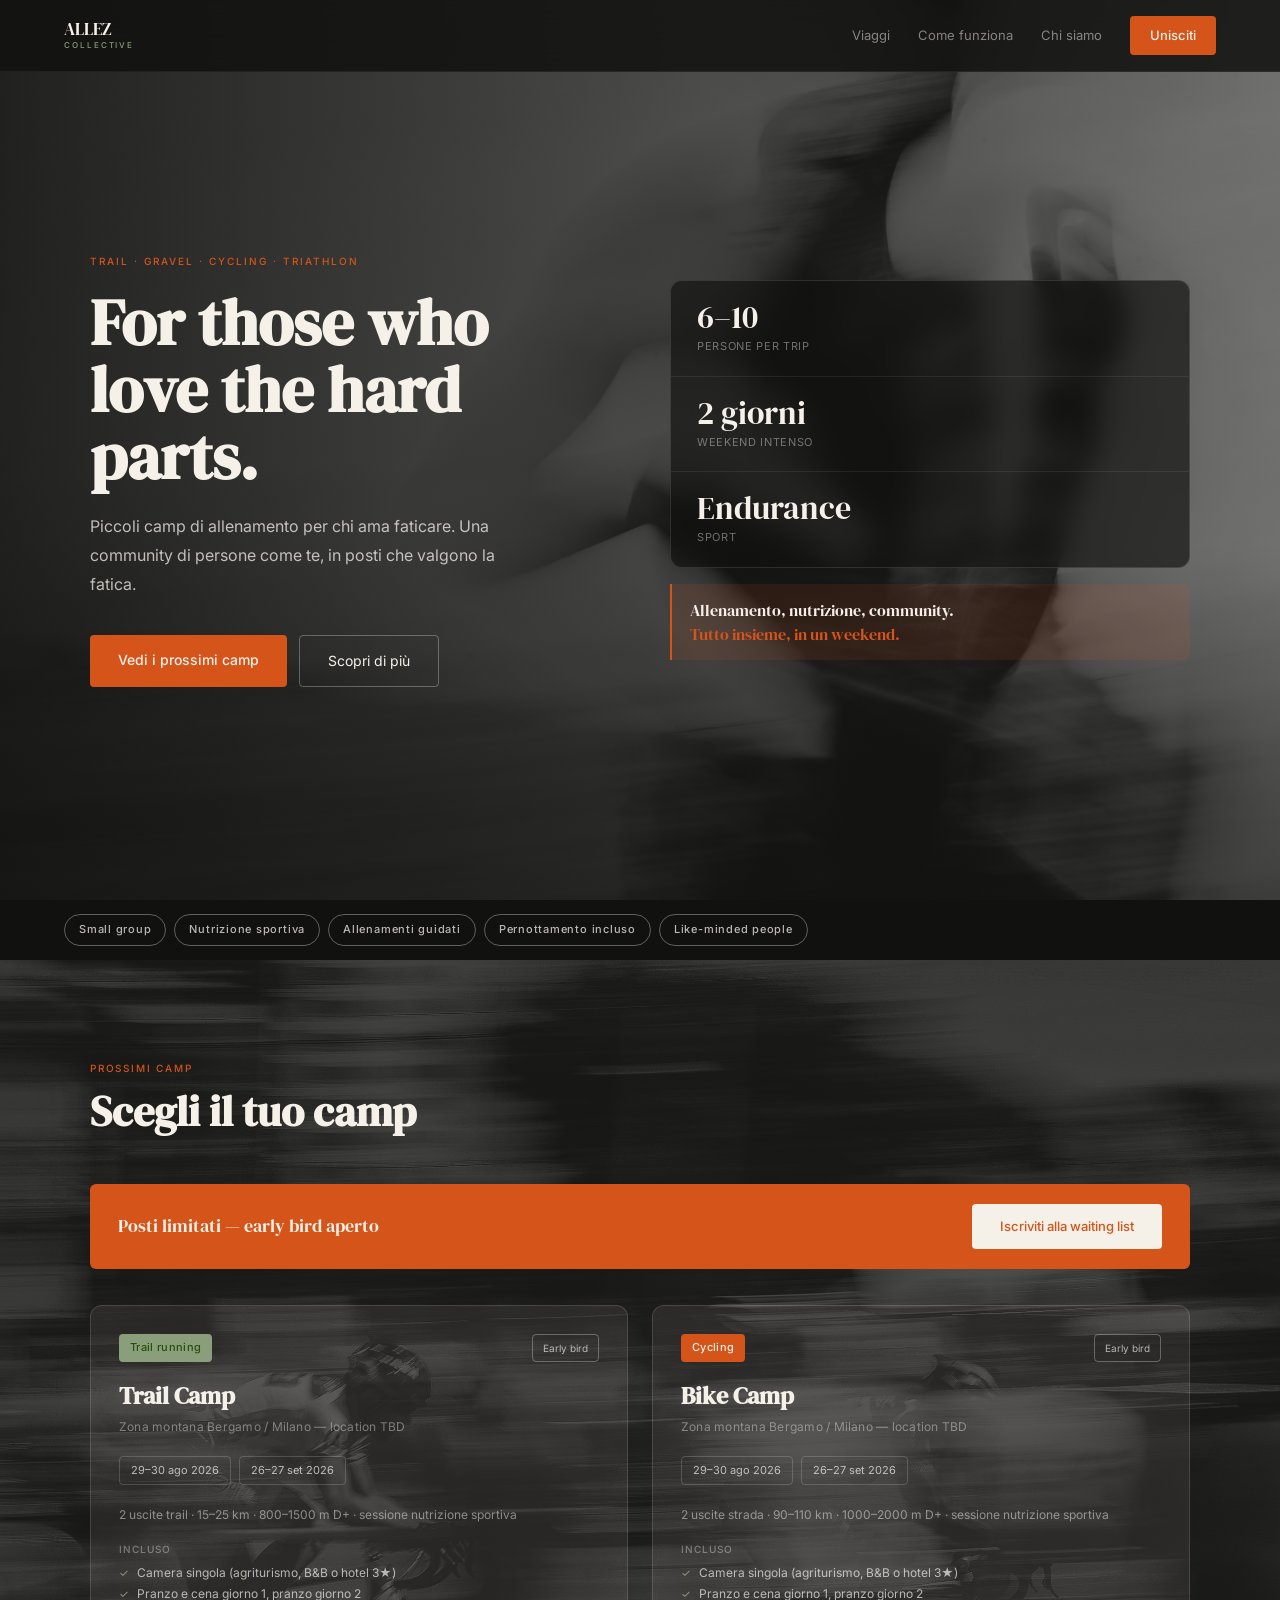
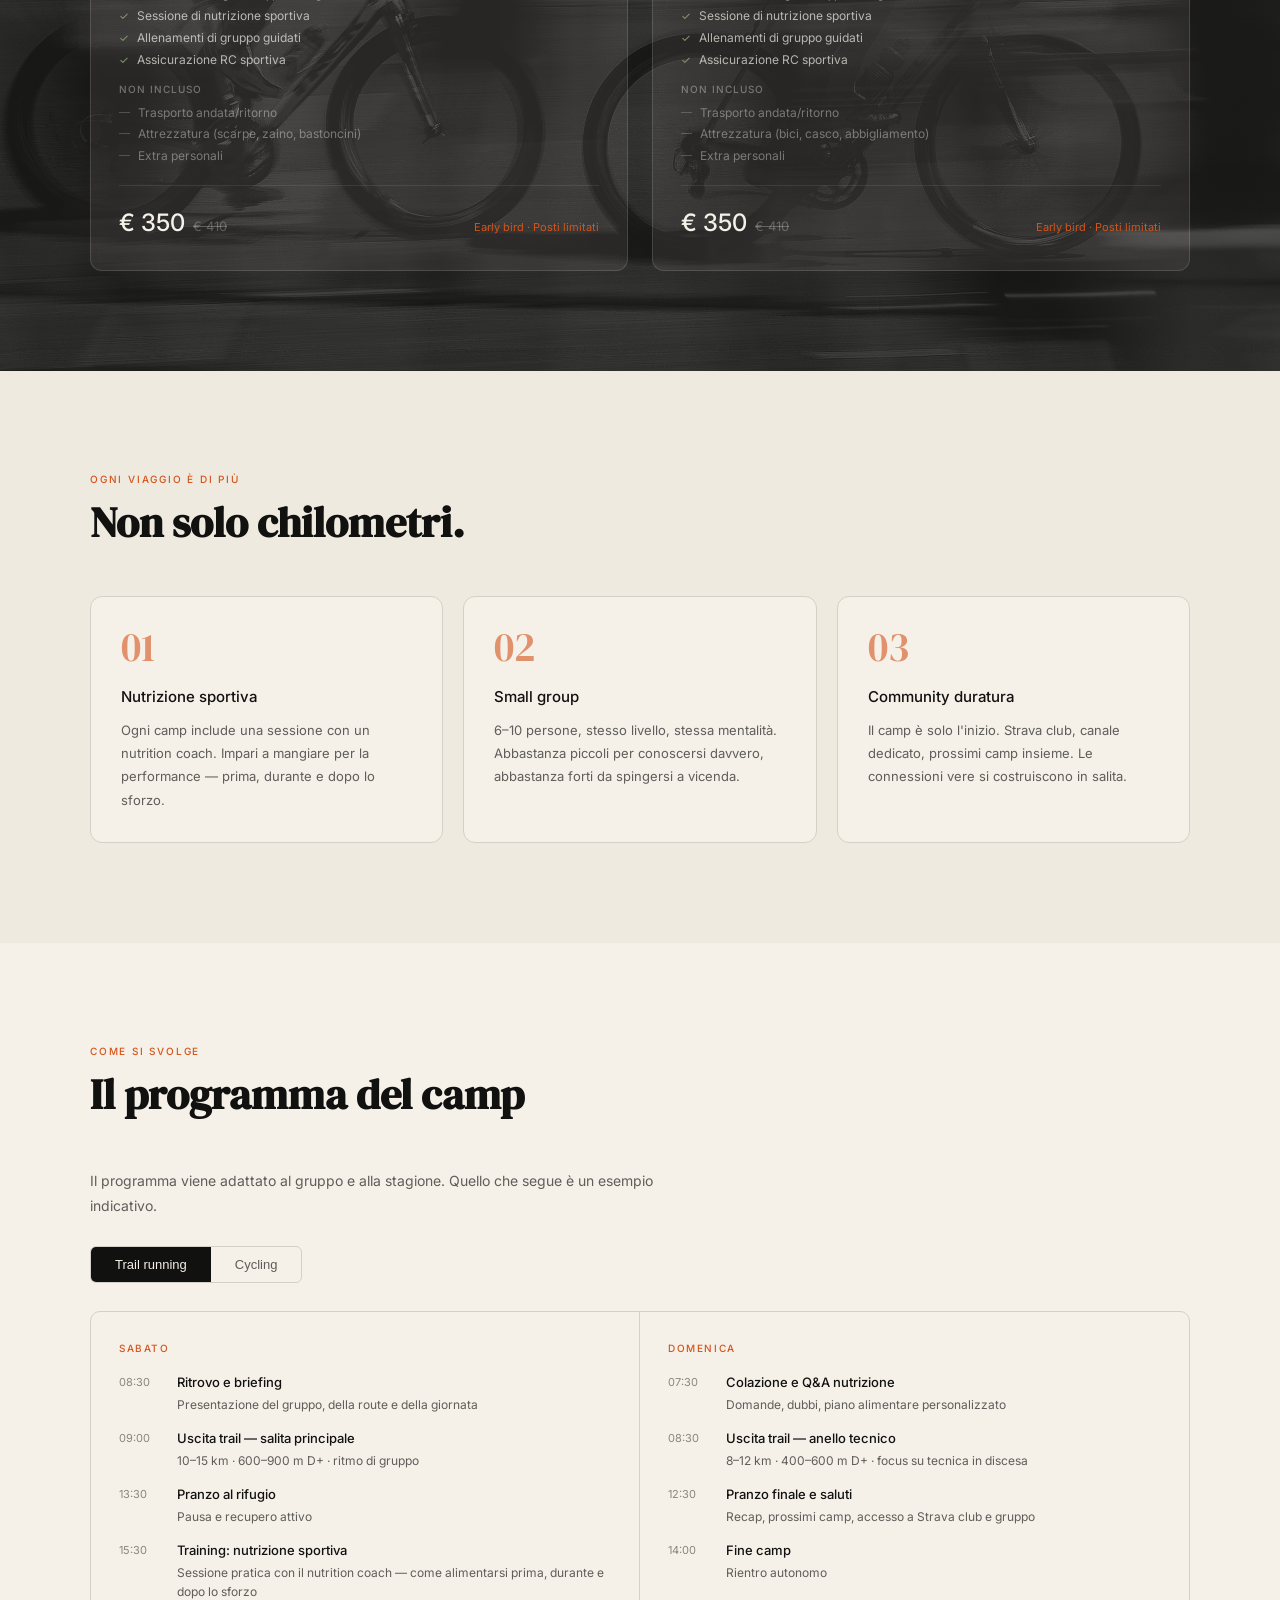
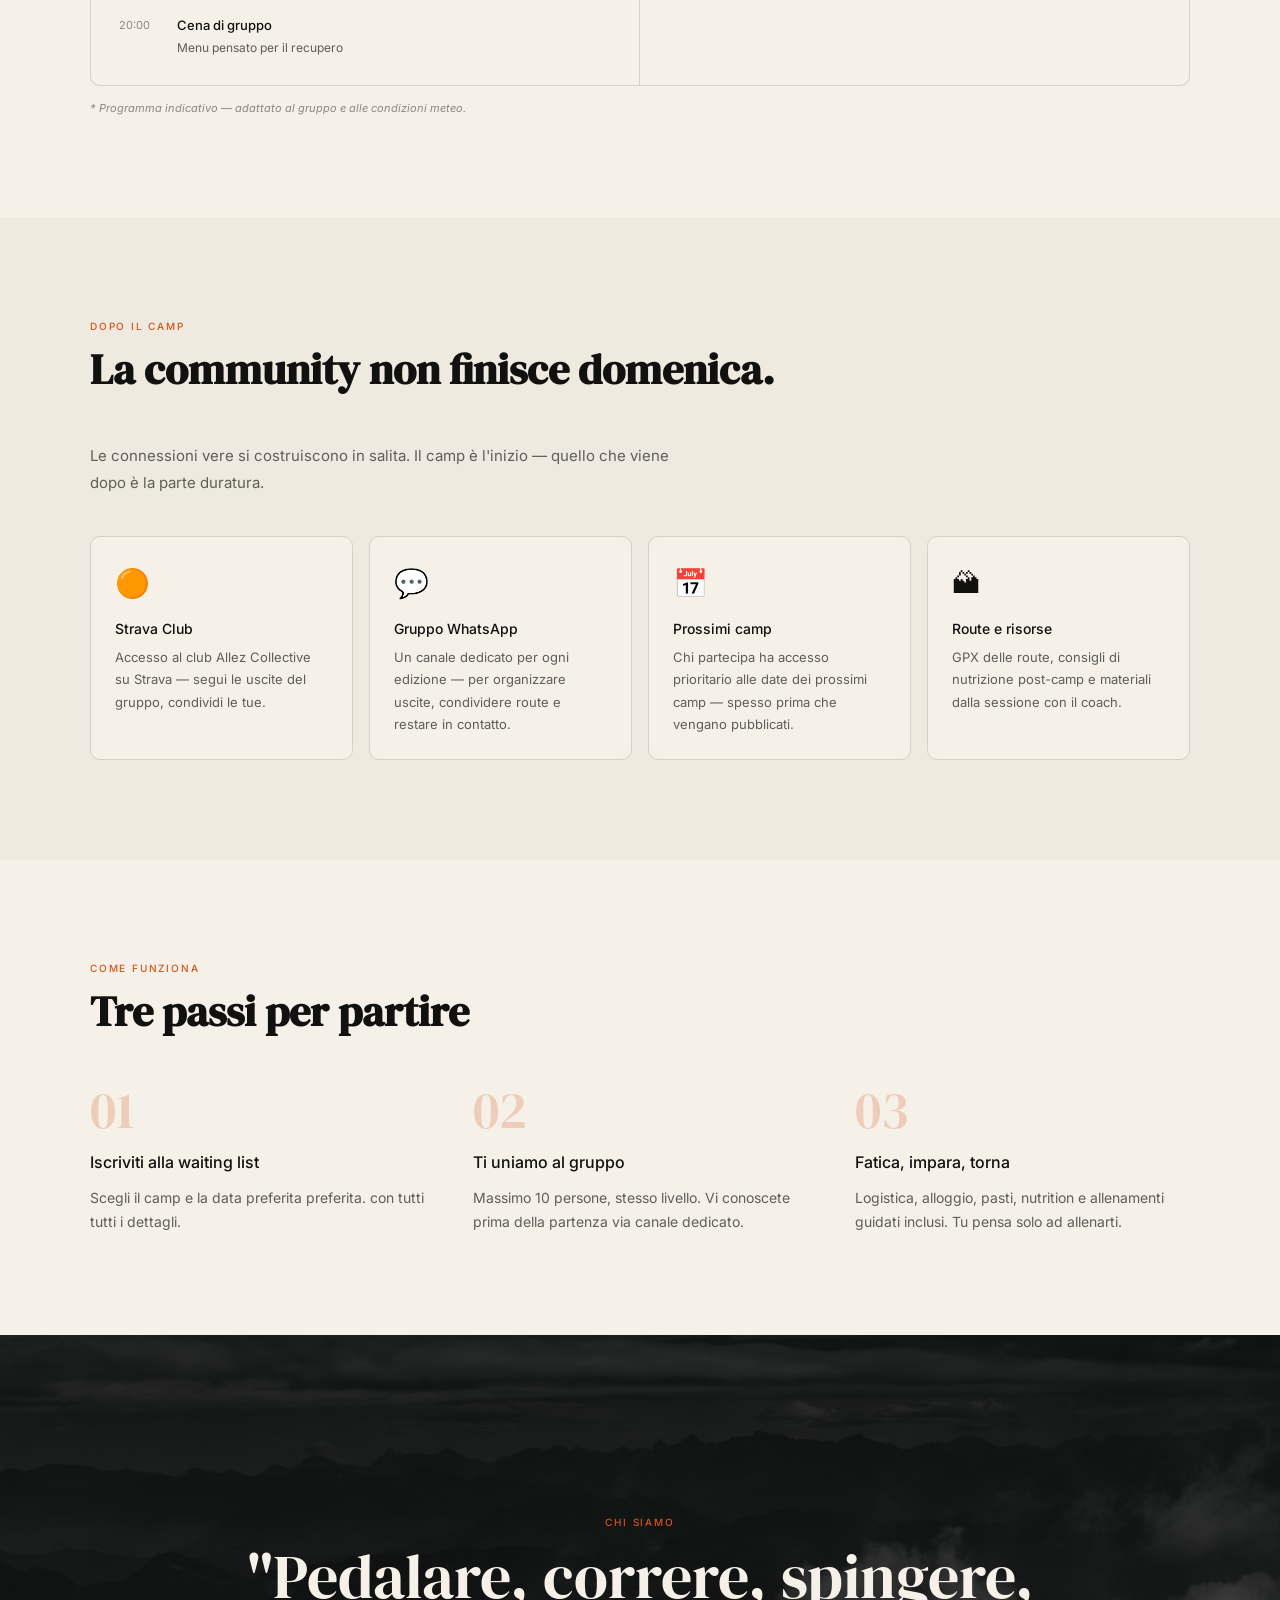
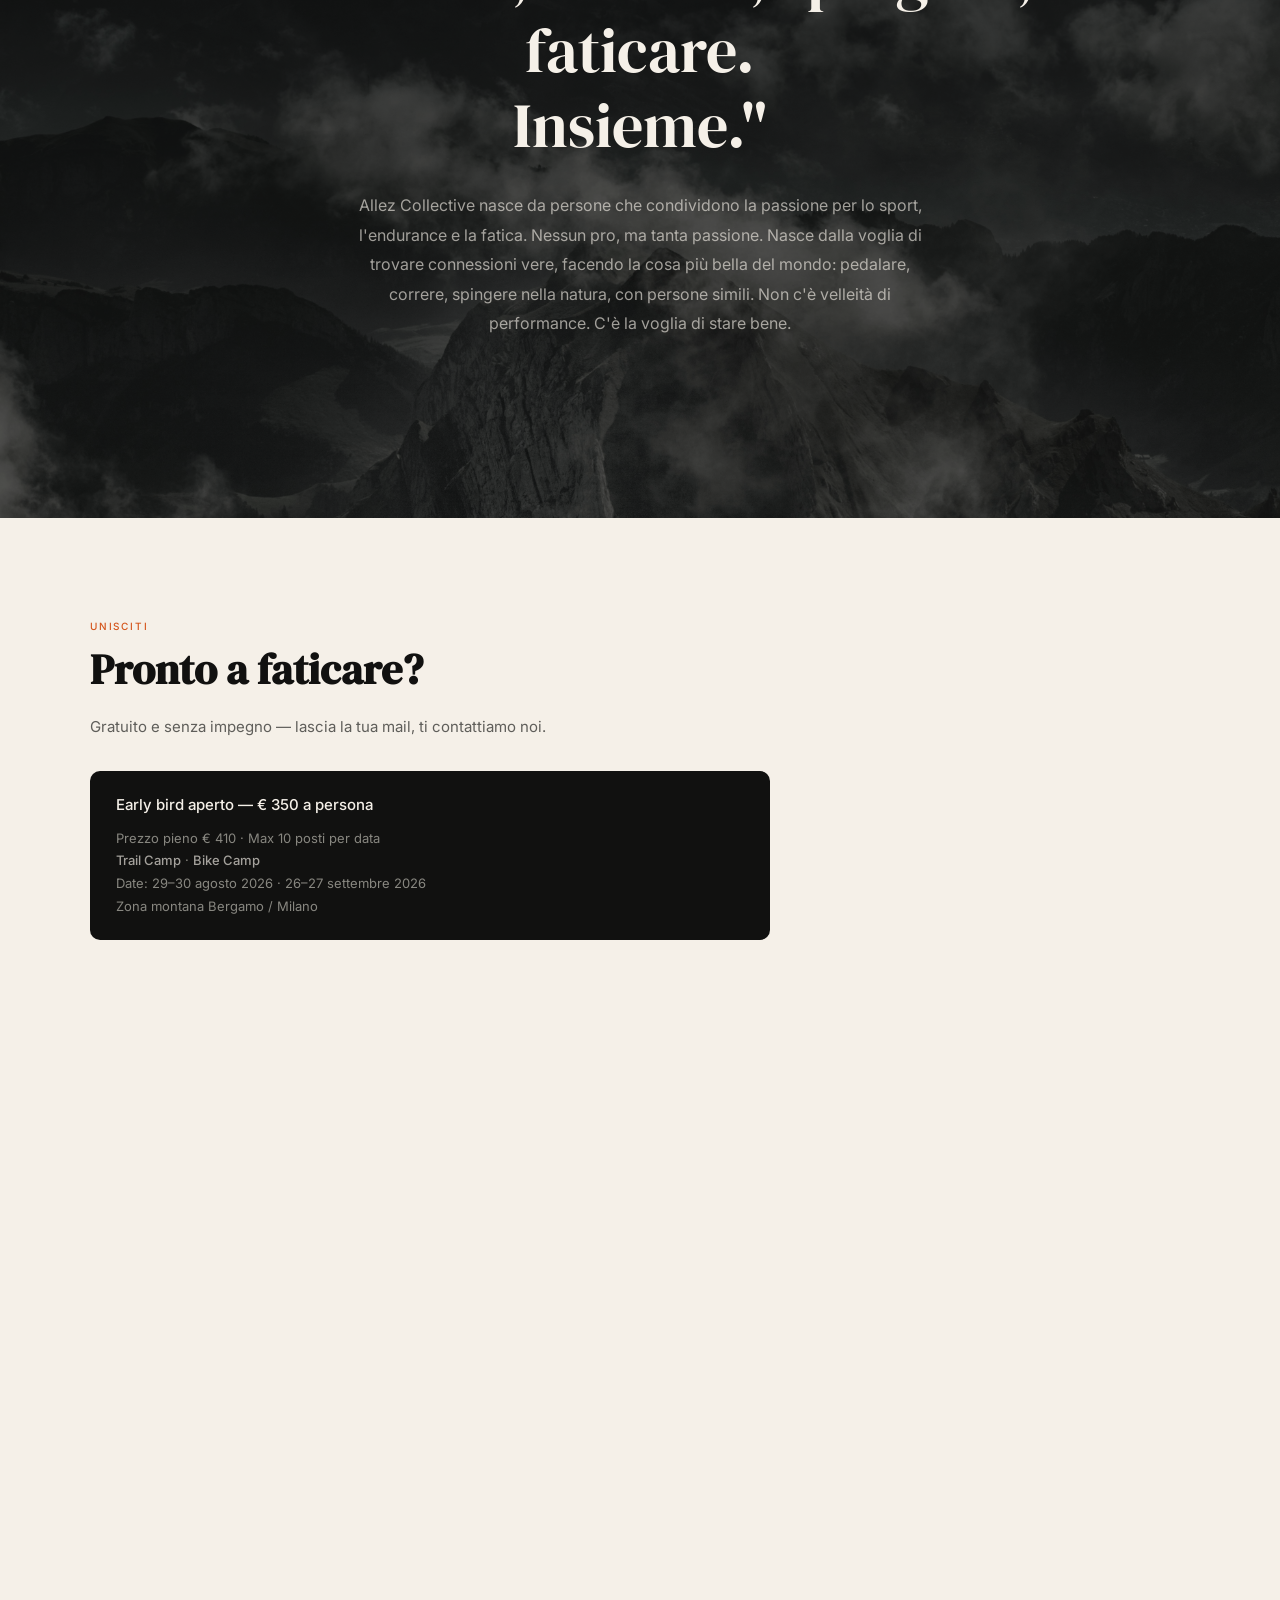
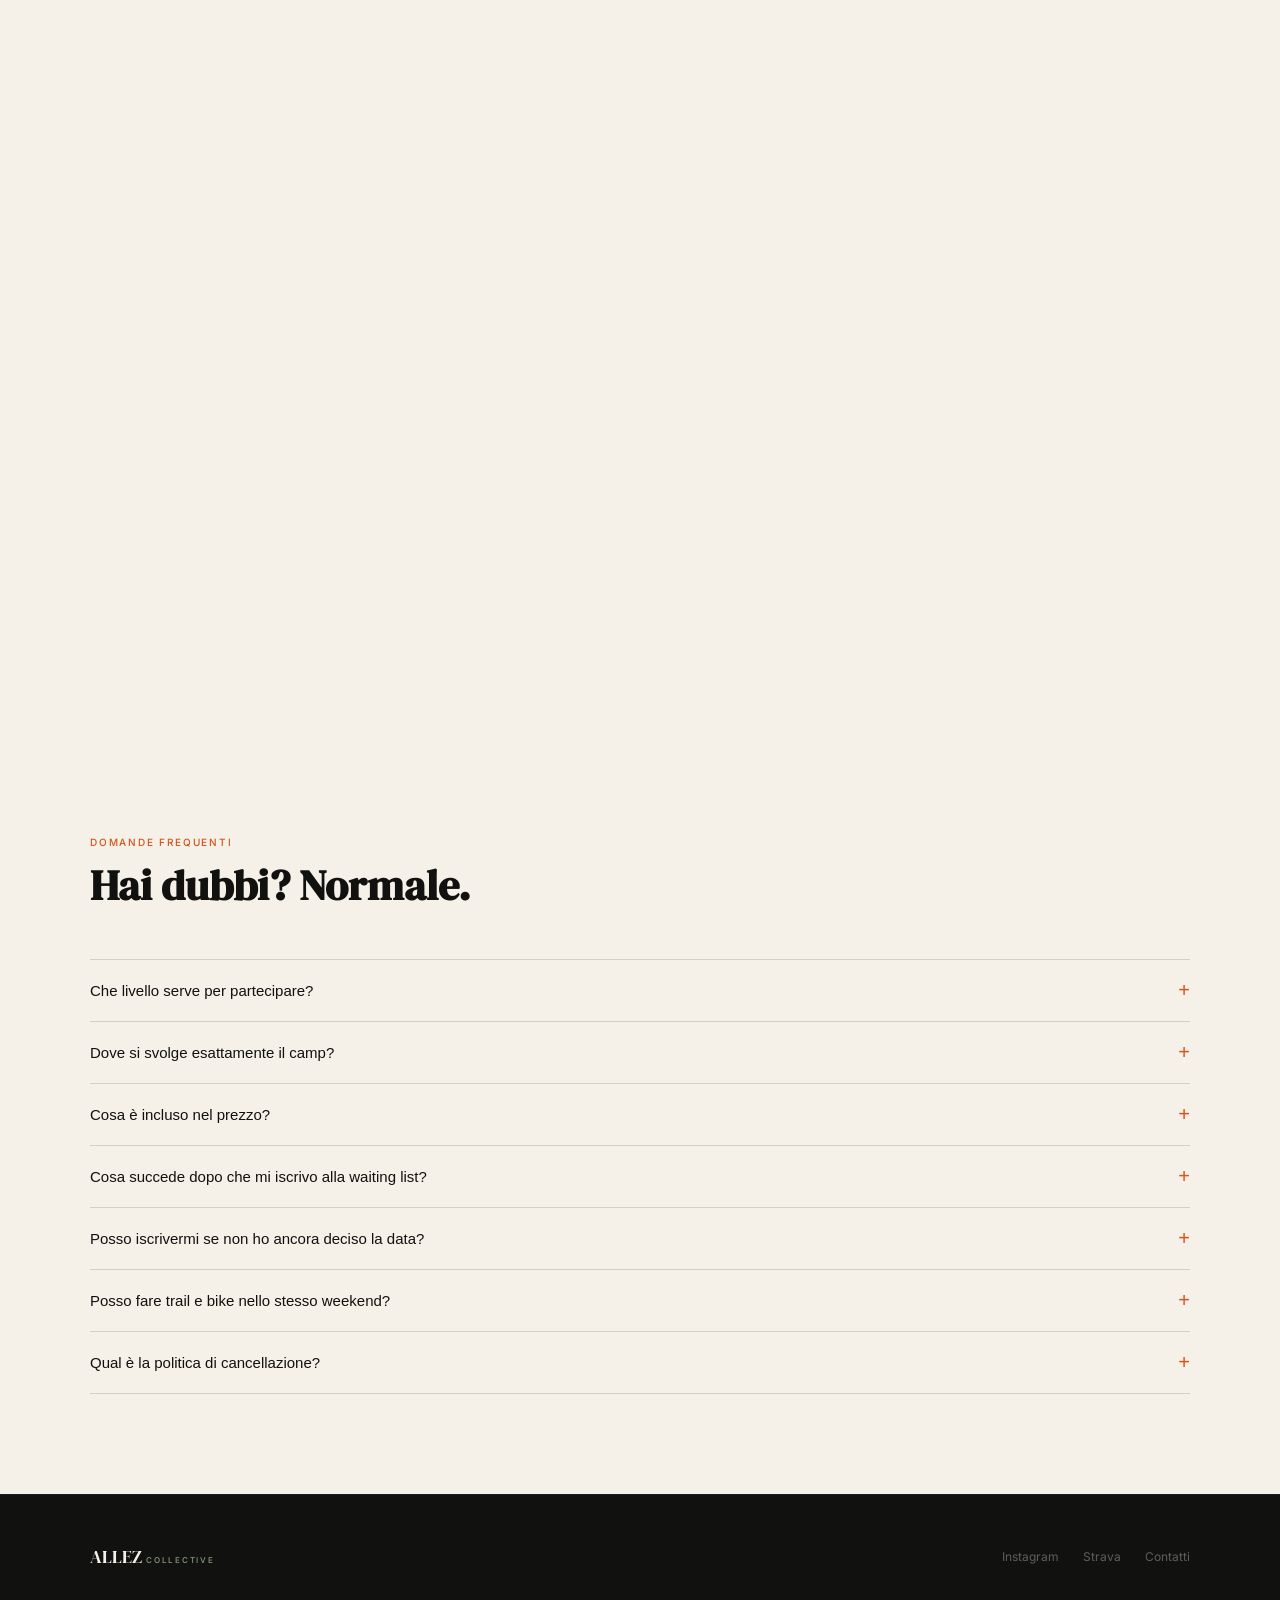
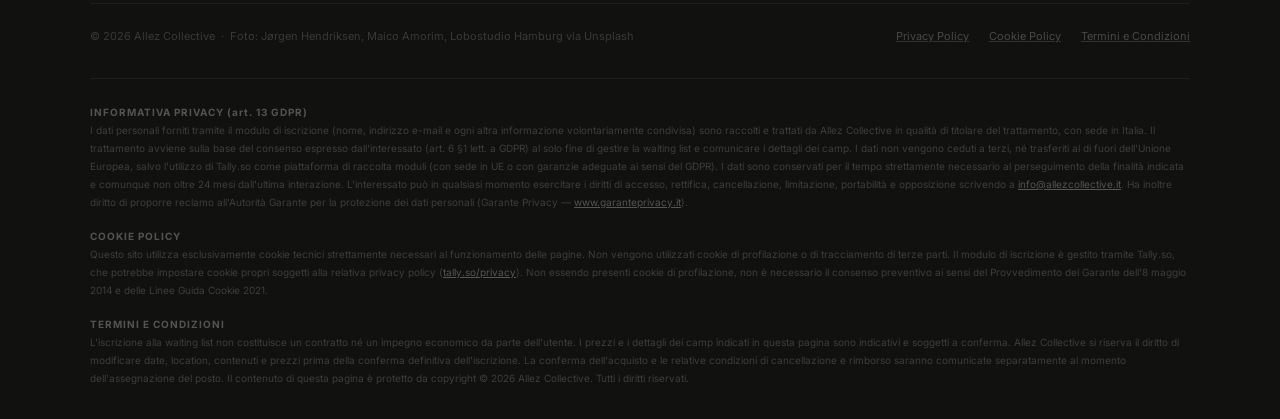
<file: index.html>
<!DOCTYPE html>
<html lang="it">
<head>
  <meta charset="UTF-8">
  <meta name="viewport" content="width=device-width, initial-scale=1.0">
  <title>Allez Collective — Trail & Cycling Weekend</title>
  <meta name="description" content="Piccoli camp di allenamento per chi ama faticare. Trail running e cycling weekend in Nord Italia, zona Bergamo.">
  <link rel="preconnect" href="https://fonts.googleapis.com">
  <link rel="preconnect" href="https://fonts.gstatic.com" crossorigin>
  <link href="https://fonts.googleapis.com/css2?family=DM+Serif+Display&family=Inter:wght@400;500&display=swap" rel="stylesheet">
  <style>
    *, *::before, *::after { box-sizing: border-box; margin: 0; padding: 0; }

    :root {
      --black: #111110;
      --offwhite: #F5F0E8;
      --offwhite-dark: #EEEAE0;
      --gray-light: #D3D1C7;
      --gray: #888780;
      --gray-dark: #5F5E5A;
      --orange: #D4541A;
      --green: #8A9E7B;
      --green-dark: #27500A;
      --max: 1100px;
      --pad: clamp(20px, 5vw, 80px);
    }

    html { scroll-behavior: smooth; }
    body { font-family: 'Inter', system-ui, sans-serif; background: var(--offwhite); color: var(--black); line-height: 1.6; overflow-x: hidden; }

    /* ── NAV ── */
    nav {
      position: fixed; top: 0; left: 0; right: 0; z-index: 200;
      display: flex; justify-content: space-between; align-items: center;
      padding: 16px var(--pad);
      background: rgba(17,17,16,0.85);
      backdrop-filter: blur(20px); -webkit-backdrop-filter: blur(20px);
      border-bottom: 0.5px solid rgba(255,255,255,0.06);
    }
    .logo { font-family: 'DM Serif Display', serif; font-size: 17px; color: var(--offwhite); text-decoration: none; line-height: 1; }
    .logo-sub { font-family: 'Inter', sans-serif; font-size: 8px; font-weight: 500; color: var(--green); letter-spacing: 0.24em; display: block; margin-top: 3px; }
    .nav-links { display: flex; gap: 28px; align-items: center; }
    .nav-link { font-size: 13px; color: rgba(245,240,232,0.5); text-decoration: none; transition: color .2s; }
    .nav-link:hover { color: var(--offwhite); }
    .nav-btn { font-size: 13px; font-weight: 500; color: var(--offwhite); background: var(--orange); padding: 9px 20px; border-radius: 4px; text-decoration: none; transition: background .2s; }
    .nav-btn:hover { background: #b84517; }
    .nav-hamburger { display: none; flex-direction: column; gap: 5px; cursor: pointer; padding: 4px; background: none; border: none; }
    .nav-hamburger span { display: block; width: 22px; height: 1.5px; background: var(--offwhite); border-radius: 2px; }
    .nav-mobile { display: none; position: fixed; top: 57px; left: 0; right: 0; background: rgba(17,17,16,0.97); backdrop-filter: blur(20px); padding: 24px var(--pad) 32px; flex-direction: column; gap: 20px; border-bottom: 0.5px solid rgba(255,255,255,0.06); z-index: 199; }
    .nav-mobile.open { display: flex; }
    .nav-mobile a { font-size: 16px; color: rgba(245,240,232,0.7); text-decoration: none; }
    .nav-mobile .nav-btn { text-align: center; }

    /* ── PHOTO SECTION (shared pattern) ──
       Every full-bleed photo section uses this same structure:
       position:relative > .photo-bg + .photo-overlay + .photo-content
    ── */
    .photo-section { position: relative; }
    .photo-bg { position: absolute; inset: 0; z-index: 0; background-size: cover; background-position: center; background-repeat: no-repeat; }
    .photo-overlay { position: absolute; inset: 0; z-index: 1; background: rgba(17,17,16,0.72); }
    .photo-content { position: relative; z-index: 2; }

    /* ── HERO ── */
    .hero {
      min-height: 100vh;
      display: flex; align-items: center;
      padding: 130px var(--pad) 90px;
    }
    .hero .photo-bg { background-image: url('img-runner.jpg'); background-position: center 30%; }
    .hero .photo-overlay {
      background:
        linear-gradient(to right, rgba(17,17,16,0.92) 0%, rgba(17,17,16,0.75) 45%, rgba(17,17,16,0.52) 100%),
        linear-gradient(to top, rgba(17,17,16,0.5) 0%, transparent 40%);
    }
    .hero-inner { max-width: var(--max); margin: 0 auto; width: 100%; display: grid; grid-template-columns: 1fr 1fr; gap: 60px; align-items: center; }
    .eyebrow { font-size: 10px; font-weight: 500; letter-spacing: 0.2em; color: var(--orange); margin-bottom: 20px; }
    .hero-h1 { font-family: 'DM Serif Display', serif; font-size: clamp(38px, 5vw, 68px); color: var(--offwhite); line-height: 1.05; margin-bottom: 22px; }
    .hero-sub { font-size: 16px; color: rgba(245,240,232,0.75); line-height: 1.8; margin-bottom: 36px; max-width: 420px; }
    .hero-actions { display: flex; gap: 12px; flex-wrap: wrap; }
    .btn-primary { display: inline-block; background: var(--orange); color: var(--offwhite); font-size: 14px; font-weight: 500; padding: 14px 28px; border-radius: 4px; text-decoration: none; transition: background .2s; white-space: nowrap; }
    .btn-primary:hover { background: #b84517; }
    .btn-ghost { display: inline-block; background: transparent; color: var(--offwhite); font-size: 14px; padding: 14px 28px; border-radius: 4px; border: 1px solid rgba(245,240,232,0.3); text-decoration: none; transition: border-color .2s; white-space: nowrap; }
    .btn-ghost:hover { border-color: rgba(245,240,232,0.65); }
    .hero-stats-card { background: rgba(17,17,16,0.65); border: 0.5px solid rgba(245,240,232,0.12); border-radius: 12px; overflow: hidden; backdrop-filter: blur(12px); -webkit-backdrop-filter: blur(12px); }
    .hero-stat { padding: 20px 26px; border-bottom: 0.5px solid rgba(245,240,232,0.08); }
    .hero-stat:last-child { border-bottom: none; }
    .stat-n { font-family: 'DM Serif Display', serif; font-size: 32px; color: var(--offwhite); line-height: 1; }
    .stat-l { font-size: 11px; color: rgba(245,240,232,0.42); margin-top: 5px; letter-spacing: 0.06em; text-transform: uppercase; }
    .hero-tagline { margin-top: 16px; border-left: 2px solid var(--orange); padding: 14px 18px; background: rgba(212,84,26,0.12); border-radius: 0 8px 8px 0; }
    .hero-tagline p { font-family: 'DM Serif Display', serif; font-size: 16px; color: var(--offwhite); line-height: 1.5; }
    .hero-tagline em { color: var(--orange); font-style: normal; }

    /* ── PILLS ── */
    .pills { background: var(--black); padding: 14px var(--pad); display: flex; gap: 8px; flex-wrap: wrap; }
    .pill { font-size: 11px; font-weight: 500; letter-spacing: 0.07em; padding: 6px 14px; border-radius: 20px; border: 1px solid rgba(245,240,232,0.35); color: rgba(245,240,232,0.75); }

    /* ── SECTION DEFAULTS ── */
    .section { padding: clamp(64px, 8vw, 100px) var(--pad); }
    .section-inner { max-width: var(--max); margin: 0 auto; }
    .section-label { font-size: 10px; font-weight: 500; letter-spacing: 0.18em; color: var(--orange); margin-bottom: 10px; display: block; }
    .section-title { font-family: 'DM Serif Display', serif; font-size: clamp(26px, 3.5vw, 42px); color: var(--black); margin-bottom: 48px; line-height: 1.2; }
    .section-title--light { color: var(--offwhite); }

    /* ── VIAGGI — bike photo, same treatment as hero ── */
    .trips-section {
      padding: clamp(64px, 8vw, 100px) var(--pad);
    }
    .trips-section .photo-bg { background-image: url('img-bike.jpg'); background-position: center 40%; }

    .trips-grid { display: grid; grid-template-columns: repeat(auto-fit, minmax(min(100%, 340px), 1fr)); gap: 24px; }
    .trip-card {
      background: rgba(245,240,232,0.07);
      border: 0.5px solid rgba(245,240,232,0.14);
      border-radius: 12px; padding: 28px;
      display: block; text-decoration: none; color: inherit;
      transition: background .25s, transform .3s;
    }
    .trip-card:hover { background: rgba(245,240,232,0.12); transform: translateY(-4px); }
    .trip-head { display: flex; justify-content: space-between; align-items: center; margin-bottom: 20px; }
    .badge { font-size: 11px; font-weight: 500; padding: 5px 11px; border-radius: 4px; letter-spacing: 0.03em; }
    .badge-trail { background: var(--green); color: var(--green-dark); }
    .badge-bike { background: var(--orange); color: var(--offwhite); }
    .badge-early { font-size: 10px; padding: 5px 10px; border-radius: 4px; background: transparent; border: 0.5px solid rgba(245,240,232,0.3); color: rgba(245,240,232,0.7); }
    .trip-title { font-family: 'DM Serif Display', serif; font-size: 24px; color: var(--offwhite); margin-bottom: 6px; line-height: 1.2; }
    .trip-loc { font-size: 12px; color: rgba(245,240,232,0.42); margin-bottom: 20px; letter-spacing: 0.02em; }
    .dates-row { display: flex; gap: 8px; margin-bottom: 20px; flex-wrap: wrap; }
    .date-chip { font-size: 11px; padding: 5px 11px; border-radius: 4px; border: 0.5px solid rgba(245,240,232,0.18); color: rgba(245,240,232,0.72); }

    /* Trip detail rows */
    .trip-details { margin-bottom: 20px; display: flex; flex-direction: column; gap: 10px; }
    .trip-detail { display: flex; gap: 12px; align-items: flex-start; }
    .trip-detail-label { font-size: 10px; font-weight: 500; letter-spacing: 0.1em; color: rgba(245,240,232,0.38); text-transform: uppercase; min-width: 70px; padding-top: 2px; }
    .trip-detail-value { font-size: 13px; color: rgba(245,240,232,0.78); line-height: 1.5; }

    .trip-incl { margin-bottom: 20px; }
    .trip-incl-title { font-size: 10px; font-weight: 500; letter-spacing: 0.1em; color: rgba(245,240,232,0.38); text-transform: uppercase; margin-bottom: 8px; }
    .incl-list { display: flex; flex-direction: column; gap: 5px; }
    .incl-item { display: flex; gap: 8px; font-size: 12px; color: rgba(245,240,232,0.70); line-height: 1.4; }
    .incl-item::before { content: '✓'; color: var(--green); font-size: 11px; flex-shrink: 0; margin-top: 1px; }
    .excl-item { display: flex; gap: 8px; font-size: 12px; color: rgba(245,240,232,0.40); line-height: 1.4; }
    .excl-item::before { content: '—'; color: rgba(245,240,232,0.25); font-size: 11px; flex-shrink: 0; }

    .trip-footer { display: flex; justify-content: space-between; align-items: baseline; padding-top: 18px; border-top: 0.5px solid rgba(245,240,232,0.09); }
    .price-main { font-size: 24px; font-weight: 500; color: var(--offwhite); }
    .price-was { font-size: 13px; color: rgba(245,240,232,0.28); text-decoration: line-through; margin-left: 8px; }
    .trip-spots { font-size: 11px; color: var(--orange); }

    /* ── EXPERIENCE ── */
    .exp-section { background: var(--offwhite-dark); }
    .exp-grid { display: grid; grid-template-columns: repeat(auto-fit, minmax(min(100%, 260px), 1fr)); gap: 20px; }
    .exp-card { background: var(--offwhite); border: 0.5px solid var(--gray-light); border-radius: 12px; padding: 30px; }
    .exp-num { font-family: 'DM Serif Display', serif; font-size: 40px; color: var(--orange); opacity: 0.6; margin-bottom: 18px; line-height: 1; }
    .exp-title { font-size: 15px; font-weight: 500; color: var(--black); margin-bottom: 10px; }
    .exp-desc { font-size: 13px; color: var(--gray-dark); line-height: 1.8; }

    /* ── HOW ── */
    .how-grid { display: grid; grid-template-columns: repeat(3, 1fr); gap: 48px; }
    .how-n { font-family: 'DM Serif Display', serif; font-size: 52px; color: var(--orange); opacity: 0.22; line-height: 1; margin-bottom: 14px; }
    .how-title { font-size: 16px; font-weight: 500; margin-bottom: 10px; color: var(--black); }
    .how-desc { font-size: 14px; color: var(--gray-dark); line-height: 1.75; }

    /* ── MANIFESTO — mountain photo, same treatment ── */
    .manifesto {
      padding: clamp(100px, 14vw, 180px) var(--pad);
      text-align: center;
    }
    .manifesto .photo-bg { background-image: url('img-mountain.jpg'); background-position: center 40%; }
    .manifesto-inner { max-width: 800px; margin: 0 auto; }
    .manifesto blockquote { font-family: 'DM Serif Display', serif; font-size: clamp(32px, 5vw, 62px); color: var(--offwhite); line-height: 1.2; margin-bottom: 28px; }
    .manifesto p { font-size: 16px; color: rgba(245,240,232,0.62); max-width: 580px; margin: 0 auto; line-height: 1.85; }

    /* ── FAQ ── */
    .faq-list { display: flex; flex-direction: column; gap: 0; }
    .faq-item { border-top: 0.5px solid var(--gray-light); }
    .faq-item:last-child { border-bottom: 0.5px solid var(--gray-light); }
    .faq-q {
      width: 100%; text-align: left; background: none; border: none;
      padding: 20px 0; cursor: pointer;
      display: flex; justify-content: space-between; align-items: center;
      gap: 16px;
    }
    .faq-q-text { font-size: 15px; font-weight: 500; color: var(--black); line-height: 1.4; }
    .faq-icon { font-size: 20px; color: var(--orange); flex-shrink: 0; line-height: 1; transition: transform .25s; font-style: normal; }
    .faq-item.open .faq-icon { transform: rotate(45deg); }
    .faq-a { display: none; padding: 0 0 20px; }
    .faq-item.open .faq-a { display: block; }
    .faq-a p { font-size: 14px; color: var(--gray-dark); line-height: 1.8; max-width: 680px; }

    /* ── CTA / WAITLIST ── */
    .cta-section { background: var(--offwhite); }
    .cta-inner { max-width: 680px; width: 100%; }
    .early-banner { background: var(--black); border-radius: 10px; padding: 22px 26px; margin-bottom: 32px; }
    .early-banner strong { font-size: 15px; font-weight: 500; color: var(--offwhite); display: block; margin-bottom: 10px; }
    .early-banner span { font-size: 13px; color: var(--gray); line-height: 1.75; display: block; }
    .early-banner span b { color: rgba(245,240,232,0.65); font-weight: 500; }

    /* ── FOOTER ── */
    footer { background: var(--black); padding: 48px var(--pad) 32px; border-top: 0.5px solid rgba(255,255,255,0.05); }
    .footer-inner { max-width: var(--max); margin: 0 auto; display: flex; justify-content: space-between; align-items: center; flex-wrap: wrap; gap: 24px; padding-bottom: 32px; border-bottom: 0.5px solid rgba(255,255,255,0.06); }
    .footer-logo { font-family: 'DM Serif Display', serif; font-size: 18px; color: var(--offwhite); }
    .footer-links { display: flex; gap: 24px; flex-wrap: wrap; }
    .footer-links a { font-size: 12px; color: var(--gray-dark); text-decoration: none; transition: color .2s; }
    .footer-links a:hover { color: var(--offwhite); }
    .footer-copy { font-size: 11px; color: rgba(245,240,232,0.18); margin-top: 24px; max-width: var(--max); margin-left: auto; margin-right: auto; }

    /* ── TRIP CTA BUTTON ── */
    .trip-cta-btn {
      display: block; width: 100%; text-align: center;
      background: var(--orange); color: var(--offwhite);
      font-size: 13px; font-weight: 500;
      padding: 13px 20px; border-radius: 6px;
      text-decoration: none; transition: background .2s;
      letter-spacing: 0.01em;
    }
    .trip-cta-btn:hover { background: #b84517; }

    /* ── PROGRAM GRID MOBILE ── */
    @media (max-width: 640px) {
      .program-grid { grid-template-columns: 1fr !important; }
      .program-grid > div:first-child { border-right: none !important; border-bottom: 0.5px solid var(--gray-light); }
    }
    /* ── RESPONSIVE ── */
    @media (max-width: 900px) {
      .hero-inner { grid-template-columns: 1fr; }
      .hero-right-col { display: none; }
      .hero { min-height: 88vh; padding: 110px 20px 64px; }
      .how-grid { grid-template-columns: 1fr 1fr; gap: 32px; }
    }
    @media (max-width: 640px) {
      nav { padding: 14px 20px; }
      .nav-links { display: none; }
      .nav-hamburger { display: flex; }
      .section { padding: 56px 20px; }
      .trips-section { padding: 56px 20px; }
      .manifesto { padding: 80px 20px; }
      .section-title { margin-bottom: 32px; }
      .pills { padding: 12px 20px; }
      .trips-grid { grid-template-columns: 1fr; }
      .exp-grid { grid-template-columns: 1fr; }
      .how-grid { grid-template-columns: 1fr; gap: 28px; }
      .footer-inner { flex-direction: column; align-items: flex-start; gap: 16px; }
    }
    @media (max-width: 380px) {
      .hero-h1 { font-size: 34px; }
      .hero-actions { flex-direction: column; }
      .btn-primary, .btn-ghost { text-align: center; }
    }
  </style>
</head>
<body>

  <!-- NAV -->
  <nav>
    <a href="#" class="logo">ALLEZ<span class="logo-sub">COLLECTIVE</span></a>
    <div class="nav-links">
      <a href="#viaggi" class="nav-link">Viaggi</a>
      <a href="#come-funziona" class="nav-link">Come funziona</a>
      <a href="#chi-siamo" class="nav-link">Chi siamo</a>
      <a href="#waitlist" class="nav-btn">Unisciti</a>
    </div>
    <button class="nav-hamburger" onclick="document.querySelector('.nav-mobile').classList.toggle('open')" aria-label="Menu">
      <span></span><span></span><span></span>
    </button>
  </nav>
  <div class="nav-mobile">
    <a href="#viaggi" onclick="this.parentElement.classList.remove('open')">Viaggi</a>
    <a href="#come-funziona" onclick="this.parentElement.classList.remove('open')">Come funziona</a>
    <a href="#chi-siamo" onclick="this.parentElement.classList.remove('open')">Chi siamo</a>
    <a href="#waitlist" class="nav-btn" onclick="this.parentElement.classList.remove('open')">Unisciti</a>
  </div>

  <!-- HERO: runner photo -->
  <section class="hero photo-section">
    <div class="photo-bg"></div>
    <div class="photo-overlay"></div>
    <div class="photo-content" style="width:100%; padding: 0;">
      <div class="hero-inner">
        <div class="hero-left-col">
          <p class="eyebrow">TRAIL · GRAVEL · CYCLING · TRIATHLON</p>
          <h1 class="hero-h1">For those who love the hard parts.</h1>
          <p class="hero-sub">Piccoli camp di allenamento per chi ama faticare. Una community di persone come te, in posti che valgono la fatica.</p>
          <div class="hero-actions">
            <a href="#viaggi" class="btn-primary">Vedi i prossimi camp</a>
            <a href="#chi-siamo" class="btn-ghost">Scopri di più</a>
          </div>
                  </div>
        <div class="hero-right-col">
          <div class="hero-stats-card">
            <div class="hero-stat">
              <div class="stat-n">6–10</div>
              <div class="stat-l">Persone per trip</div>
            </div>
            <div class="hero-stat">
              <div class="stat-n">2 giorni</div>
              <div class="stat-l">Weekend intenso</div>
            </div>
            <div class="hero-stat">
              <div class="stat-n">Endurance</div>
              <div class="stat-l">Sport</div>
            </div>
          </div>
          <div class="hero-tagline">
            <p>Allenamento, nutrizione, community.<br><em>Tutto insieme, in un weekend.</em></p>
          </div>
        </div>
      </div>
    </div>
  </section>

  <!-- PILLS -->
  <div class="pills">
    <span class="pill">Small group</span>
    <span class="pill">Nutrizione sportiva</span>
    <span class="pill">Allenamenti guidati</span>
    <span class="pill">Pernottamento incluso</span>
    <span class="pill">Like-minded people</span>
  </div>

  <!-- VIAGGI: bike photo — same photo-section pattern -->
  <section class="trips-section photo-section" id="viaggi">
    <div class="photo-bg"></div>
    <div class="photo-overlay"></div>
    <div class="photo-content" style="max-width: var(--max); margin: 0 auto; width: 100%;">
      <span class="section-label">PROSSIMI CAMP</span>
      <h2 class="section-title section-title--light">Scegli il tuo camp</h2>
      <div style="margin-bottom:36px; background:var(--orange); border-radius:6px; padding:20px 28px; display:flex; justify-content:space-between; align-items:center; flex-wrap:wrap; gap:16px;">
        <p style="font-family:'DM Serif Display',serif; font-size:18px; color:var(--offwhite); margin:0;">Posti limitati — early bird aperto</p>
        <a href="#waitlist" style="display:inline-block; background:var(--offwhite); color:var(--orange); font-size:13px; font-weight:500; padding:12px 28px; border-radius:4px; text-decoration:none; white-space:nowrap;">Iscriviti alla waiting list</a>
      </div>
      <div class="trips-grid">

        <!-- TRAIL -->
        <a href="#waitlist" class="trip-card">
          <div class="trip-head">
            <span class="badge badge-trail">Trail running</span>
            <span class="badge-early">Early bird</span>
          </div>
          <h3 class="trip-title">Trail Camp</h3>
          <p class="trip-loc">Zona montana Bergamo / Milano — location TBD</p>
          <div class="dates-row">
            <span class="date-chip">29–30 ago 2026</span>
            <span class="date-chip">26–27 set 2026</span>
          </div>
          <p style="font-size:12px; color:rgba(245,240,232,0.5); margin-bottom:16px; line-height:1.6;">2 uscite trail · 15–25 km · 800–1500 m D+ · sessione nutrizione sportiva</p>
          <div class="trip-incl">
            <div class="trip-incl-title">Incluso</div>
            <div class="incl-list">
              <span class="incl-item">Camera singola (agriturismo, B&B o hotel 3★)</span>
              <span class="incl-item">Pranzo e cena giorno 1, pranzo giorno 2</span>
              <span class="incl-item">Sessione di nutrizione sportiva</span>
              <span class="incl-item">Allenamenti di gruppo guidati</span>
              <span class="incl-item">Assicurazione RC sportiva</span>
            </div>
            <div class="trip-incl-title" style="margin-top:12px;">Non incluso</div>
            <div class="incl-list">
              <span class="excl-item">Trasporto andata/ritorno</span>
              <span class="excl-item">Attrezzatura (scarpe, zaino, bastoncini)</span>
              <span class="excl-item">Extra personali</span>
            </div>
          </div>
          <div class="trip-footer">
            <div><span class="price-main">€ 350</span><span class="price-was">€ 410</span></div>
            <span class="trip-spots">Early bird · Posti limitati</span>
          </div>
        </a>

        <!-- BIKE -->
        <a href="#waitlist" class="trip-card">
          <div class="trip-head">
            <span class="badge badge-bike">Cycling</span>
            <span class="badge-early">Early bird</span>
          </div>
          <h3 class="trip-title">Bike Camp</h3>
          <p class="trip-loc">Zona montana Bergamo / Milano — location TBD</p>
          <div class="dates-row">
            <span class="date-chip">29–30 ago 2026</span>
            <span class="date-chip">26–27 set 2026</span>
          </div>
          <p style="font-size:12px; color:rgba(245,240,232,0.5); margin-bottom:16px; line-height:1.6;">2 uscite strada · 90–110 km · 1000–2000 m D+ · sessione nutrizione sportiva</p>
          <div class="trip-incl">
            <div class="trip-incl-title">Incluso</div>
            <div class="incl-list">
              <span class="incl-item">Camera singola (agriturismo, B&B o hotel 3★)</span>
              <span class="incl-item">Pranzo e cena giorno 1, pranzo giorno 2</span>
              <span class="incl-item">Sessione di nutrizione sportiva</span>
              <span class="incl-item">Allenamenti di gruppo guidati</span>
              <span class="incl-item">Assicurazione RC sportiva</span>
            </div>
            <div class="trip-incl-title" style="margin-top:12px;">Non incluso</div>
            <div class="incl-list">
              <span class="excl-item">Trasporto andata/ritorno</span>
              <span class="excl-item">Attrezzatura (bici, casco, abbigliamento)</span>
              <span class="excl-item">Extra personali</span>
            </div>
          </div>
          <div class="trip-footer">
            <div><span class="price-main">€ 350</span><span class="price-was">€ 410</span></div>
            <span class="trip-spots">Early bird · Posti limitati</span>
          </div>
        </a>

      </div>


    </div>
  </section>

  <!-- EXPERIENCE -->
  <section class="section exp-section">
    <div class="section-inner">
      <span class="section-label">OGNI VIAGGIO È DI PIÙ</span>
      <h2 class="section-title">Non solo chilometri.</h2>
      <div class="exp-grid">
        <div class="exp-card">
          <div class="exp-num">01</div>
          <div class="exp-title">Nutrizione sportiva</div>
          <p class="exp-desc">Ogni camp include una sessione con un nutrition coach. Impari a mangiare per la performance — prima, durante e dopo lo sforzo.</p>
        </div>
        <div class="exp-card">
          <div class="exp-num">02</div>
          <div class="exp-title">Small group</div>
          <p class="exp-desc">6–10 persone, stesso livello, stessa mentalità. Abbastanza piccoli per conoscersi davvero, abbastanza forti da spingersi a vicenda.</p>
        </div>
        <div class="exp-card">
          <div class="exp-num">03</div>
          <div class="exp-title">Community duratura</div>
          <p class="exp-desc">Il camp è solo l'inizio. Strava club, canale dedicato, prossimi camp insieme. Le connessioni vere si costruiscono in salita.</p>
        </div>
      </div>
    </div>
  </section>


  <!-- PROGRAMMA ESEMPIO -->
  <section class="section" style="background:var(--offwhite);">
    <div class="section-inner">
      <span class="section-label">COME SI SVOLGE</span>
      <h2 class="section-title">Il programma del camp</h2>
      <p style="font-size:14px; color:var(--gray-dark); line-height:1.8; margin-bottom:28px; max-width:600px;">Il programma viene adattato al gruppo e alla stagione. Quello che segue è un esempio indicativo.</p>

      <!-- Tab switcher -->
      <div style="display:flex; gap:0; margin-bottom:28px; border:1px solid var(--gray-light); border-radius:6px; overflow:hidden; width:fit-content;">
        <button id="tab-trail" onclick="switchTab('trail')" style="padding:10px 24px; font-size:13px; font-weight:500; background:var(--black); color:var(--offwhite); border:none; cursor:pointer; transition:all .2s;">Trail running</button>
        <button id="tab-bike" onclick="switchTab('bike')" style="padding:10px 24px; font-size:13px; font-weight:500; background:transparent; color:var(--gray-dark); border:none; cursor:pointer; transition:all .2s;">Cycling</button>
      </div>

      <!-- Trail program -->
      <div id="prog-trail" class="program-grid" style="display:grid; grid-template-columns:1fr 1fr; gap:0; border:0.5px solid var(--gray-light); border-radius:10px; overflow:hidden;">
        <div style="padding:28px; border-right:0.5px solid var(--gray-light);">
          <p style="font-size:10px; font-weight:500; letter-spacing:0.16em; color:var(--orange); margin-bottom:16px;">SABATO</p>
          <div style="display:flex; flex-direction:column; gap:14px;">
            <div style="display:flex; gap:14px;"><span style="font-size:11px; color:var(--gray); min-width:44px; padding-top:2px;">08:30</span><div><p style="font-size:13px; font-weight:500; color:var(--black); margin-bottom:2px;">Ritrovo e briefing</p><p style="font-size:12px; color:var(--gray-dark);">Presentazione del gruppo, della route e della giornata</p></div></div>
            <div style="display:flex; gap:14px;"><span style="font-size:11px; color:var(--gray); min-width:44px; padding-top:2px;">09:00</span><div><p style="font-size:13px; font-weight:500; color:var(--black); margin-bottom:2px;">Uscita trail — salita principale</p><p style="font-size:12px; color:var(--gray-dark);">10–15 km · 600–900 m D+ · ritmo di gruppo</p></div></div>
            <div style="display:flex; gap:14px;"><span style="font-size:11px; color:var(--gray); min-width:44px; padding-top:2px;">13:30</span><div><p style="font-size:13px; font-weight:500; color:var(--black); margin-bottom:2px;">Pranzo al rifugio</p><p style="font-size:12px; color:var(--gray-dark);">Pausa e recupero attivo</p></div></div>
            <div style="display:flex; gap:14px;"><span style="font-size:11px; color:var(--gray); min-width:44px; padding-top:2px;">15:30</span><div><p style="font-size:13px; font-weight:500; color:var(--black); margin-bottom:2px;">Training: nutrizione sportiva</p><p style="font-size:12px; color:var(--gray-dark);">Sessione pratica con il nutrition coach — come alimentarsi prima, durante e dopo lo sforzo</p></div></div>
            <div style="display:flex; gap:14px;"><span style="font-size:11px; color:var(--gray); min-width:44px; padding-top:2px;">20:00</span><div><p style="font-size:13px; font-weight:500; color:var(--black); margin-bottom:2px;">Cena di gruppo</p><p style="font-size:12px; color:var(--gray-dark);">Menu pensato per il recupero</p></div></div>
          </div>
        </div>
        <div style="padding:28px;">
          <p style="font-size:10px; font-weight:500; letter-spacing:0.16em; color:var(--orange); margin-bottom:16px;">DOMENICA</p>
          <div style="display:flex; flex-direction:column; gap:14px;">
            <div style="display:flex; gap:14px;"><span style="font-size:11px; color:var(--gray); min-width:44px; padding-top:2px;">07:30</span><div><p style="font-size:13px; font-weight:500; color:var(--black); margin-bottom:2px;">Colazione e Q&A nutrizione</p><p style="font-size:12px; color:var(--gray-dark);">Domande, dubbi, piano alimentare personalizzato</p></div></div>
            <div style="display:flex; gap:14px;"><span style="font-size:11px; color:var(--gray); min-width:44px; padding-top:2px;">08:30</span><div><p style="font-size:13px; font-weight:500; color:var(--black); margin-bottom:2px;">Uscita trail — anello tecnico</p><p style="font-size:12px; color:var(--gray-dark);">8–12 km · 400–600 m D+ · focus su tecnica in discesa</p></div></div>
            <div style="display:flex; gap:14px;"><span style="font-size:11px; color:var(--gray); min-width:44px; padding-top:2px;">12:30</span><div><p style="font-size:13px; font-weight:500; color:var(--black); margin-bottom:2px;">Pranzo finale e saluti</p><p style="font-size:12px; color:var(--gray-dark);">Recap, prossimi camp, accesso a Strava club e gruppo</p></div></div>
            <div style="display:flex; gap:14px;"><span style="font-size:11px; color:var(--gray); min-width:44px; padding-top:2px;">14:00</span><div><p style="font-size:13px; font-weight:500; color:var(--black); margin-bottom:2px;">Fine camp</p><p style="font-size:12px; color:var(--gray-dark);">Rientro autonomo</p></div></div>
          </div>
        </div>
      </div>

      <!-- Bike program -->
      <div id="prog-bike" class="program-grid" style="display:none; grid-template-columns:1fr 1fr; gap:0; border:0.5px solid var(--gray-light); border-radius:10px; overflow:hidden;">
        <div style="padding:28px; border-right:0.5px solid var(--gray-light);">
          <p style="font-size:10px; font-weight:500; letter-spacing:0.16em; color:var(--orange); margin-bottom:16px;">SABATO</p>
          <div style="display:flex; flex-direction:column; gap:14px;">
            <div style="display:flex; gap:14px;"><span style="font-size:11px; color:var(--gray); min-width:44px; padding-top:2px;">08:00</span><div><p style="font-size:13px; font-weight:500; color:var(--black); margin-bottom:2px;">Ritrovo e briefing</p><p style="font-size:12px; color:var(--gray-dark);">Presentazione del gruppo, della route e della giornata</p></div></div>
            <div style="display:flex; gap:14px;"><span style="font-size:11px; color:var(--gray); min-width:44px; padding-top:2px;">08:30</span><div><p style="font-size:13px; font-weight:500; color:var(--black); margin-bottom:2px;">Giro in bici — tappa lunga</p><p style="font-size:12px; color:var(--gray-dark);">90–110 km · 1000–2000 m D+ · focus sull'alimentazione in sella</p></div></div>
            <div style="display:flex; gap:14px;"><span style="font-size:11px; color:var(--gray); min-width:44px; padding-top:2px;">14:00</span><div><p style="font-size:13px; font-weight:500; color:var(--black); margin-bottom:2px;">Pranzo e recupero</p><p style="font-size:12px; color:var(--gray-dark);">Debriefing tecnico, analisi dati Garmin/Wahoo</p></div></div>
            <div style="display:flex; gap:14px;"><span style="font-size:11px; color:var(--gray); min-width:44px; padding-top:2px;">16:30</span><div><p style="font-size:13px; font-weight:500; color:var(--black); margin-bottom:2px;">Training: nutrizione sportiva</p><p style="font-size:12px; color:var(--gray-dark);">Sessione pratica con il nutrition coach — rifornimento, idratazione, recovery</p></div></div>
            <div style="display:flex; gap:14px;"><span style="font-size:11px; color:var(--gray); min-width:44px; padding-top:2px;">20:30</span><div><p style="font-size:13px; font-weight:500; color:var(--black); margin-bottom:2px;">Cena di gruppo</p><p style="font-size:12px; color:var(--gray-dark);">Menu pensato per il recupero muscolare</p></div></div>
          </div>
        </div>
        <div style="padding:28px;">
          <p style="font-size:10px; font-weight:500; letter-spacing:0.16em; color:var(--orange); margin-bottom:16px;">DOMENICA</p>
          <div style="display:flex; flex-direction:column; gap:14px;">
            <div style="display:flex; gap:14px;"><span style="font-size:11px; color:var(--gray); min-width:44px; padding-top:2px;">07:30</span><div><p style="font-size:13px; font-weight:500; color:var(--black); margin-bottom:2px;">Colazione e Q&A nutrizione</p><p style="font-size:12px; color:var(--gray-dark);">Domande, piano alimentare, aggiustamenti per il secondo giro</p></div></div>
            <div style="display:flex; gap:14px;"><span style="font-size:11px; color:var(--gray); min-width:44px; padding-top:2px;">08:30</span><div><p style="font-size:13px; font-weight:500; color:var(--black); margin-bottom:2px;">Giro in bici — anello collinare</p><p style="font-size:12px; color:var(--gray-dark);">60–80 km · 800–1200 m D+ · ritmo più libero, goditi la strada</p></div></div>
            <div style="display:flex; gap:14px;"><span style="font-size:11px; color:var(--gray); min-width:44px; padding-top:2px;">13:00</span><div><p style="font-size:13px; font-weight:500; color:var(--black); margin-bottom:2px;">Pranzo finale e saluti</p><p style="font-size:12px; color:var(--gray-dark);">Recap, prossimi camp, accesso a Strava club e gruppo</p></div></div>
            <div style="display:flex; gap:14px;"><span style="font-size:11px; color:var(--gray); min-width:44px; padding-top:2px;">14:30</span><div><p style="font-size:13px; font-weight:500; color:var(--black); margin-bottom:2px;">Fine camp</p><p style="font-size:12px; color:var(--gray-dark);">Rientro autonomo</p></div></div>
          </div>
        </div>
      </div>

      <p style="font-size:11px; color:var(--gray); margin-top:14px; font-style:italic;">* Programma indicativo — adattato al gruppo e alle condizioni meteo.</p>
    </div>
  </section>

  <!-- COMMUNITY -->
  <section class="section" style="background:var(--offwhite-dark);">
    <div class="section-inner">
      <span class="section-label">DOPO IL CAMP</span>
      <h2 class="section-title">La community non finisce domenica.</h2>
      <p style="font-size:15px; color:var(--gray-dark); line-height:1.8; max-width:600px; margin-bottom:40px;">Le connessioni vere si costruiscono in salita. Il camp è l'inizio — quello che viene dopo è la parte duratura.</p>
      <div style="display:grid; grid-template-columns:repeat(auto-fit, minmax(min(100%, 220px), 1fr)); gap:16px;">
        <div style="background:var(--offwhite); border:0.5px solid var(--gray-light); border-radius:10px; padding:24px;">
          <p style="font-size:28px; margin-bottom:12px;">🟠</p>
          <p style="font-size:14px; font-weight:500; color:var(--black); margin-bottom:6px;">Strava Club</p>
          <p style="font-size:13px; color:var(--gray-dark); line-height:1.7;">Accesso al club Allez Collective su Strava — segui le uscite del gruppo, condividi le tue.</p>
        </div>
        <div style="background:var(--offwhite); border:0.5px solid var(--gray-light); border-radius:10px; padding:24px;">
          <p style="font-size:28px; margin-bottom:12px;">💬</p>
          <p style="font-size:14px; font-weight:500; color:var(--black); margin-bottom:6px;">Gruppo WhatsApp</p>
          <p style="font-size:13px; color:var(--gray-dark); line-height:1.7;">Un canale dedicato per ogni edizione — per organizzare uscite, condividere route e restare in contatto.</p>
        </div>
        <div style="background:var(--offwhite); border:0.5px solid var(--gray-light); border-radius:10px; padding:24px;">
          <p style="font-size:28px; margin-bottom:12px;">📅</p>
          <p style="font-size:14px; font-weight:500; color:var(--black); margin-bottom:6px;">Prossimi camp</p>
          <p style="font-size:13px; color:var(--gray-dark); line-height:1.7;">Chi partecipa ha accesso prioritario alle date dei prossimi camp — spesso prima che vengano pubblicati.</p>
        </div>
        <div style="background:var(--offwhite); border:0.5px solid var(--gray-light); border-radius:10px; padding:24px;">
          <p style="font-size:28px; margin-bottom:12px;">🏔</p>
          <p style="font-size:14px; font-weight:500; color:var(--black); margin-bottom:6px;">Route e risorse</p>
          <p style="font-size:13px; color:var(--gray-dark); line-height:1.7;">GPX delle route, consigli di nutrizione post-camp e materiali dalla sessione con il coach.</p>
        </div>
      </div>
    </div>
  </section>

  <!-- HOW -->
  <section class="section" id="come-funziona">
    <div class="section-inner">
      <span class="section-label">COME FUNZIONA</span>
      <h2 class="section-title">Tre passi per partire</h2>
      <div class="how-grid">
        <div class="how-step">
          <div class="how-n">01</div>
          <div class="how-title">Iscriviti alla waiting list</div>
          <p class="how-desc">Scegli il camp e la data preferita preferita.  con tutti tutti i dettagli.</p>
        </div>
        <div class="how-step">
          <div class="how-n">02</div>
          <div class="how-title">Ti uniamo al gruppo</div>
          <p class="how-desc">Massimo 10 persone, stesso livello. Vi conoscete prima della partenza via canale dedicato.</p>
        </div>
        <div class="how-step">
          <div class="how-n">03</div>
          <div class="how-title">Fatica, impara, torna</div>
          <p class="how-desc">Logistica, alloggio, pasti, nutrition e allenamenti guidati inclusi. Tu pensa solo ad allenarti.</p>
        </div>
      </div>
    </div>
  </section>

  <!-- MANIFESTO: mountain photo — same photo-section pattern -->
  <section class="manifesto photo-section" id="chi-siamo">
    <div class="photo-bg"></div>
    <div class="photo-overlay"></div>
    <div class="photo-content">
      <div class="manifesto-inner">
        <span class="section-label">CHI SIAMO</span>
        <blockquote>"Pedalare, correre, spingere, faticare.<br>Insieme."</blockquote>
        <p>Allez Collective nasce da persone che condividono la passione per lo sport, l'endurance e la fatica. Nessun pro, ma tanta passione. Nasce dalla voglia di trovare connessioni vere, facendo la cosa più bella del mondo: pedalare, correre, spingere nella natura, con persone simili. Non c'è velleità di performance. C'è la voglia di stare bene.</p>
      </div>
    </div>
  </section>

  <!-- WAITLIST -->
  <section class="section cta-section" id="waitlist">
    <div class="section-inner">
      <div class="cta-inner">
        <span class="section-label">UNISCITI</span>
        <h2 class="section-title">Pronto a faticare?</h2>
        <p style="font-size:15px; color:var(--gray-dark); margin-top:-28px; margin-bottom:32px;">Gratuito e senza impegno — lascia la tua mail, ti contattiamo noi.</p>
        <div class="early-banner">
          <strong>Early bird aperto — € 350 a persona</strong>
          <span>
            Prezzo pieno € 410 · Max 10 posti per data<br>
            <b>Trail Camp</b> · <b>Bike Camp</b><br>
            Date: 29–30 agosto 2026 · 26–27 settembre 2026<br>
            Zona montana Bergamo / Milano
          </span>
        </div>
        <iframe
          data-tally-src="https://tally.so/embed/Y5gPb0?alignLeft=1&hideTitle=1&transparentBackground=1&dynamicHeight=1"
          loading="lazy" width="100%" height="1255"
          frameborder="0" marginheight="0" marginwidth="0"
          title="Allez Collective - Waiting List">
        </iframe>
        <script>
          var d=document,w="https://tally.so/widgets/embed.js",
          v=function(){"undefined"!=typeof Tally
            ?Tally.loadEmbeds()
            :d.querySelectorAll("iframe[data-tally-src]:not([src])")
              .forEach(function(e){e.src=e.dataset.tallySrc})};
          if("undefined"!=typeof Tally)v();
          else if(!d.querySelector('script[src="'+w+'"]')){
            var s=d.createElement("script");
            s.src=w;s.onload=v;s.onerror=v;d.body.appendChild(s);
          }
        </script>
      </div>
    </div>
  </section>

  <!-- FAQ -->
  <section class="section" id="faq">
    <div class="section-inner">
      <span class="section-label">DOMANDE FREQUENTI</span>
      <h2 class="section-title">Hai dubbi? Normale.</h2>
      <div class="faq-list">

        <div class="faq-item">
          <button class="faq-q" onclick="toggleFaq(this)">
            <span class="faq-q-text">Che livello serve per partecipare?</span>
            <i class="faq-icon">+</i>
          </button>
          <div class="faq-a"><p>Intermedio-avanzato. Per il trail: devi essere a tuo agio su uscite da 20–30 km in montagna con dislivello significativo. Per il bike: giri da 90–120 km con 1500+ m D+ devono essere nella tua routine. Non servono tempi da podio — serve continuità di allenamento e voglia di faticare.</p></div>
        </div>

        <div class="faq-item">
          <button class="faq-q" onclick="toggleFaq(this)">
            <span class="faq-q-text">Dove si svolge esattamente il camp?</span>
            <i class="faq-icon">+</i>
          </button>
          <div class="faq-a"><p>La location è nella zona montana tra Bergamo e Milano — Prealpi o Orobie. La sede esatta verrà comunicata al momento della conferma dell'iscrizione. Stiamo selezionando strutture in base alle route e alla logistica di gruppo.</p></div>
        </div>

        <div class="faq-item">
          <button class="faq-q" onclick="toggleFaq(this)">
            <span class="faq-q-text">Cosa è incluso nel prezzo?</span>
            <i class="faq-icon">+</i>
          </button>
          <div class="faq-a"><p>Pernottamento, pranzo e cena del giorno 1, pranzo del giorno 2, sessione di nutrizione sportiva con un coach, allenamenti di gruppo guidati e assicurazione RC sportiva. Non sono inclusi il trasporto andata/ritorno, l'attrezzatura personale e gli extra.</p></div>
        </div>

        <div class="faq-item">
          <button class="faq-q" onclick="toggleFaq(this)">
            <span class="faq-q-text">Cosa succede dopo che mi iscrivo alla waiting list?</span>
            <i class="faq-icon">+</i>
          </button>
          <div class="faq-a"><p> con tutti i dettagli: location, programma completo, logistica e istruzioni per confermare il posto. Non devi pagare nulla ora — la waiting list è gratuita e senza impegno.</p></div>
        </div>

        <div class="faq-item">
          <button class="faq-q" onclick="toggleFaq(this)">
            <span class="faq-q-text">Posso iscrivermi se non ho ancora deciso la data?</span>
            <i class="faq-icon">+</i>
          </button>
          <div class="faq-a"><p>Sì. Nel form puoi indicare la data preferita o "flessibile" — ti assegniamo al primo gruppo disponibile compatibile con le tue disponibilità.</p></div>
        </div>

        <div class="faq-item">
          <button class="faq-q" onclick="toggleFaq(this)">
            <span class="faq-q-text">Posso fare trail e bike nello stesso weekend?</span>
            <i class="faq-icon">+</i>
          </button>
          <div class="faq-a"><p>No, ogni weekend è dedicato a un solo sport. I due camp hanno route, logistica e sessioni ottimizzate separatamente. Puoi però iscriverti a entrambi in date diverse.</p></div>
        </div>

        <div class="faq-item">
          <button class="faq-q" onclick="toggleFaq(this)">
            <span class="faq-q-text">Qual è la politica di cancellazione?</span>
            <i class="faq-icon">+</i>
          </button>
          <div class="faq-a"><p>Ti forniremo tutti i dettagli al momento della conferma. In generale: cancellazioni con sufficiente anticipo vengono gestite con rimborso o spostamento di data. La nostra priorità è che tu riesca a partecipare.</p></div>
        </div>

      </div>
    </div>
  </section>

  <!-- FOOTER -->
  <footer>
    <div class="footer-inner">
      <div class="footer-logo">ALLEZ <span class="logo-sub" style="display:inline;font-family:Inter,sans-serif;font-size:8px;letter-spacing:.22em;color:var(--green);">COLLECTIVE</span></div>
      <div class="footer-links">
        <a href="https://instagram.com" target="_blank" rel="noopener">Instagram</a>
        <a href="https://strava.com" target="_blank" rel="noopener">Strava</a>
        <a href="mailto:info@allezcollective.it">Contatti</a>
      </div>
    </div>
    <div style="max-width:var(--max); margin:24px auto 0; display:flex; flex-wrap:wrap; justify-content:space-between; align-items:center; gap:12px;">
      <p class="footer-copy" style="margin:0;">© 2026 Allez Collective &nbsp;·&nbsp; Foto: Jørgen Hendriksen, Maico Amorim, Lobostudio Hamburg via Unsplash</p>
      <div style="display:flex; gap:20px; flex-wrap:wrap;">
        <a href="#privacy" style="font-size:11px; color:rgba(245,240,232,0.25); text-decoration:underline; text-decoration-color:rgba(245,240,232,0.15);">Privacy Policy</a>
        <a href="#cookie" style="font-size:11px; color:rgba(245,240,232,0.25); text-decoration:underline; text-decoration-color:rgba(245,240,232,0.15);">Cookie Policy</a>
        <a href="#termini" style="font-size:11px; color:rgba(245,240,232,0.25); text-decoration:underline; text-decoration-color:rgba(245,240,232,0.15);">Termini e Condizioni</a>
      </div>
    </div>

    <!-- LEGAL / PRIVACY DISCLAIMER -->
    <div id="privacy" style="max-width:var(--max); margin:32px auto 0; padding-top:24px; border-top:0.5px solid rgba(255,255,255,0.06);">
      <p style="font-size:10px; color:rgba(245,240,232,0.20); line-height:1.8; margin-bottom:16px;">
        <strong style="color:rgba(245,240,232,0.30); font-size:10px; letter-spacing:0.1em;">INFORMATIVA PRIVACY (art. 13 GDPR)</strong><br>
        I dati personali forniti tramite il modulo di iscrizione (nome, indirizzo e-mail e ogni altra informazione volontariamente condivisa) sono raccolti e trattati da Allez Collective in qualità di titolare del trattamento, con sede in Italia. Il trattamento avviene sulla base del consenso espresso dall'interessato (art. 6 §1 lett. a GDPR) al solo fine di gestire la waiting list e comunicare i dettagli dei camp. I dati non vengono ceduti a terzi, né trasferiti al di fuori dell'Unione Europea, salvo l'utilizzo di Tally.so come piattaforma di raccolta moduli (con sede in UE o con garanzie adeguate ai sensi del GDPR). I dati sono conservati per il tempo strettamente necessario al perseguimento della finalità indicata e comunque non oltre 24 mesi dall'ultima interazione. L'interessato può in qualsiasi momento esercitare i diritti di accesso, rettifica, cancellazione, limitazione, portabilità e opposizione scrivendo a <a href="mailto:info@allezcollective.it" style="color:rgba(245,240,232,0.30);">info@allezcollective.it</a>. Ha inoltre diritto di proporre reclamo all'Autorità Garante per la protezione dei dati personali (Garante Privacy — <a href="https://www.garanteprivacy.it" target="_blank" rel="noopener" style="color:rgba(245,240,232,0.30);">www.garanteprivacy.it</a>).
      </p>
      <p id="cookie" style="font-size:10px; color:rgba(245,240,232,0.20); line-height:1.8; margin-bottom:16px;">
        <strong style="color:rgba(245,240,232,0.30); font-size:10px; letter-spacing:0.1em;">COOKIE POLICY</strong><br>
        Questo sito utilizza esclusivamente cookie tecnici strettamente necessari al funzionamento delle pagine. Non vengono utilizzati cookie di profilazione o di tracciamento di terze parti. Il modulo di iscrizione è gestito tramite Tally.so, che potrebbe impostare cookie propri soggetti alla relativa privacy policy (<a href="https://tally.so/privacy" target="_blank" rel="noopener" style="color:rgba(245,240,232,0.30);">tally.so/privacy</a>). Non essendo presenti cookie di profilazione, non è necessario il consenso preventivo ai sensi del Provvedimento del Garante dell'8 maggio 2014 e delle Linee Guida Cookie 2021.
      </p>
      <p id="termini" style="font-size:10px; color:rgba(245,240,232,0.20); line-height:1.8;">
        <strong style="color:rgba(245,240,232,0.30); font-size:10px; letter-spacing:0.1em;">TERMINI E CONDIZIONI</strong><br>
        L'iscrizione alla waiting list non costituisce un contratto né un impegno economico da parte dell'utente. I prezzi e i dettagli dei camp indicati in questa pagina sono indicativi e soggetti a conferma. Allez Collective si riserva il diritto di modificare date, location, contenuti e prezzi prima della conferma definitiva dell'iscrizione. La conferma dell'acquisto e le relative condizioni di cancellazione e rimborso saranno comunicate separatamente al momento dell'assegnazione del posto. Il contenuto di questa pagina è protetto da copyright © 2026 Allez Collective. Tutti i diritti riservati.
      </p>
    </div>
  </footer>

  <script>
    function switchTab(tab) {
      var isTrail = tab === 'trail';
      document.getElementById('prog-trail').style.display = isTrail ? 'grid' : 'none';
      document.getElementById('prog-bike').style.display = isTrail ? 'none' : 'grid';
      document.getElementById('tab-trail').style.background = isTrail ? 'var(--black)' : 'transparent';
      document.getElementById('tab-trail').style.color = isTrail ? 'var(--offwhite)' : 'var(--gray-dark)';
      document.getElementById('tab-bike').style.background = isTrail ? 'transparent' : 'var(--black)';
      document.getElementById('tab-bike').style.color = isTrail ? 'var(--gray-dark)' : 'var(--offwhite)';
    }
  </script>
  <script>
    function toggleFaq(btn) {
      var item = btn.parentElement;
      var wasOpen = item.classList.contains('open');
      document.querySelectorAll('.faq-item.open').forEach(function(el){ el.classList.remove('open'); });
      if (!wasOpen) item.classList.add('open');
    }
  </script>

</body>
</html>
</file>
